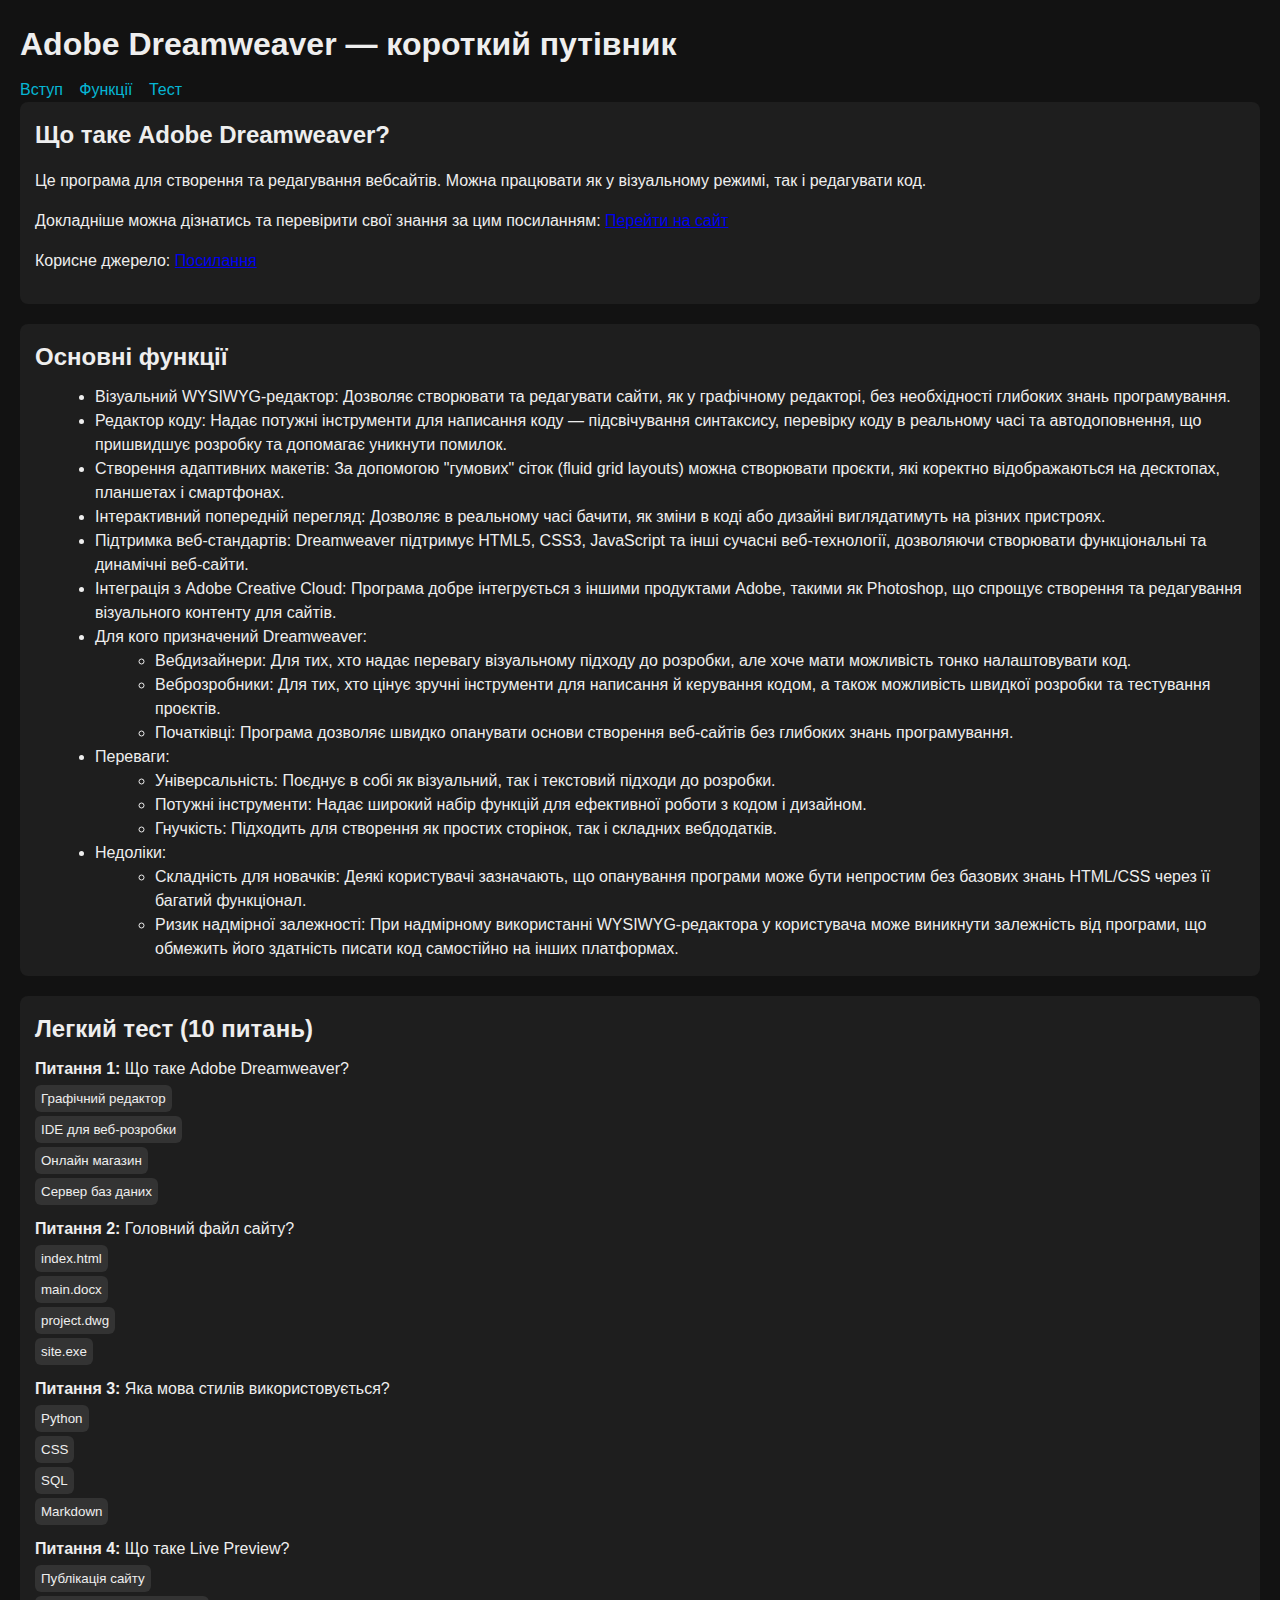
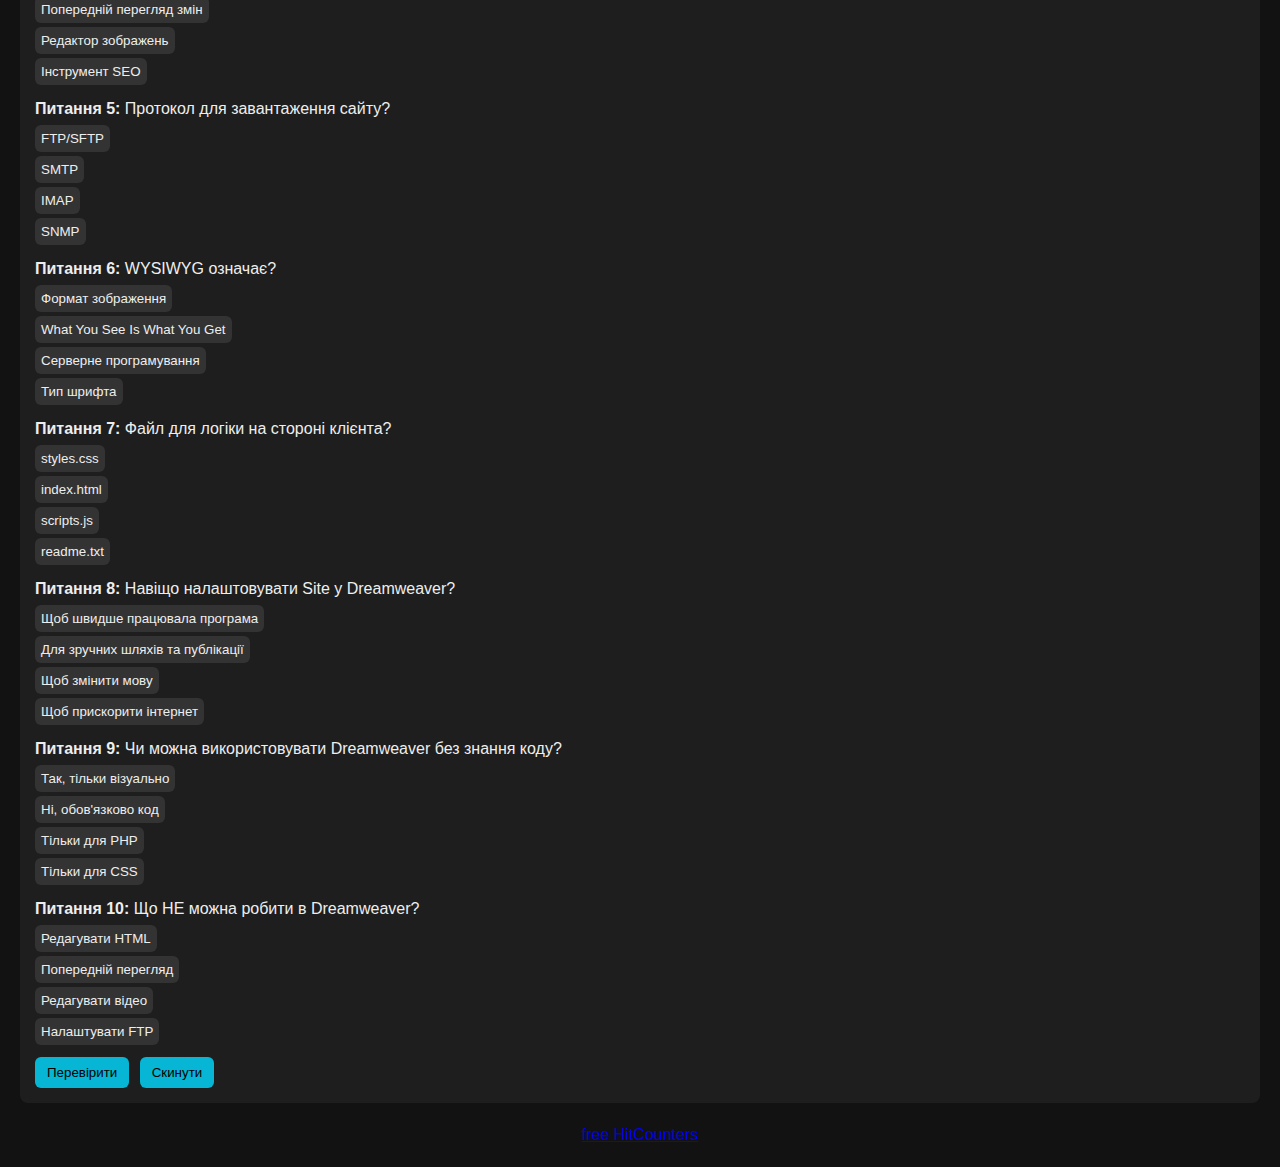
<file: Сайт Михайленко/index.html>
<!doctype html>
<html lang="uk">
<head>
  <meta charset="utf-8">
  <meta name="viewport" content="width=device-width,initial-scale=1">
  <title>Adobe Dreamweaver — короткий путівник</title>
  <link rel="stylesheet" href="style.css">
</head>
<body>
  <h1>Adobe Dreamweaver — короткий путівник</h1>
  <nav>
    <a href="#intro">Вступ</a>
    <a href="#features">Функції</a>
    <a href="#quiz">Тест</a>
  </nav>

  <section id="intro">
    <h2>Що таке Adobe Dreamweaver?</h2>
    <p>Це програма для створення та редагування вебсайтів. Можна працювати як у візуальному режимі, так і редагувати код.</p>
    <p>Докладніше можна дізнатись та перевірити свої знання за цим посиланням:
      <a href="https://hellrey8-star.github.io/site-dreamweaver/" target="_blank"> Перейти на сайт </a>
      <p>Корисне джерело:
        <a href="index2.html" target="_blank">Посилання</a></p>
  </section>

  <section id="features">
    <h2>Основні функції</h2>
    <ul>
        <li>Візуальний WYSIWYG-редактор: Дозволяє створювати та редагувати сайти, як у графічному редакторі, без необхідності глибоких знань програмування.</li>
  <li>Редактор коду: Надає потужні інструменти для написання коду — підсвічування синтаксису, перевірку коду в реальному часі та автодоповнення, що пришвидшує розробку та допомагає уникнути помилок.</li>
  <li>Створення адаптивних макетів: За допомогою "гумових" сіток (fluid grid layouts) можна створювати проєкти, які коректно відображаються на десктопах, планшетах і смартфонах.</li>
  <li>Інтерактивний попередній перегляд: Дозволяє в реальному часі бачити, як зміни в коді або дизайні виглядатимуть на різних пристроях.</li>
  <li>Підтримка веб-стандартів: Dreamweaver підтримує HTML5, CSS3, JavaScript та інші сучасні веб-технології, дозволяючи створювати функціональні та динамічні веб-сайти.</li>
  <li>Інтеграція з Adobe Creative Cloud: Програма добре інтегрується з іншими продуктами Adobe, такими як Photoshop, що спрощує створення та редагування візуального контенту для сайтів.</li>
  <li>Для кого призначений Dreamweaver:
    <ul>
      <li>Вебдизайнери: Для тих, хто надає перевагу візуальному підходу до розробки, але хоче мати можливість тонко налаштовувати код.</li>
      <li>Веброзробники: Для тих, хто цінує зручні інструменти для написання й керування кодом, а також можливість швидкої розробки та тестування проєктів.</li>
      <li>Початківці: Програма дозволяє швидко опанувати основи створення веб-сайтів без глибоких знань програмування.</li>
    </ul>
  </li>
  <li>Переваги:
    <ul>
      <li>Універсальність: Поєднує в собі як візуальний, так і текстовий підходи до розробки.</li>
      <li>Потужні інструменти: Надає широкий набір функцій для ефективної роботи з кодом і дизайном.</li>
      <li>Гнучкість: Підходить для створення як простих сторінок, так і складних вебдодатків.</li>
    </ul>
  </li>
  <li>Недоліки:
    <ul>
      <li>Складність для новачків: Деякі користувачі зазначають, що опанування програми може бути непростим без базових знань HTML/CSS через її багатий функціонал.</li>
      <li>Ризик надмірної залежності: При надмірному використанні WYSIWYG-редактора у користувача може виникнути залежність від програми, що обмежить його здатність писати код самостійно на інших платформах.</li>
    </ul>
  </li>

    </ul>
  </section>

  <section id="quiz">
    <h2>Легкий тест (10 питань)</h2>
    <div id="quiz-container"></div>
    <div class="quiz-controls">
      <button class="btn" id="check-btn">Перевірити</button>
      <button class="btn" id="reset-btn">Скинути</button>
      <span id="score"></span>
    </div>
    <div id="review"></div>
  </section>
<footer>
  <div style="text-align: center;">
     <a href='https://www.free-counters.org/'>free HitCounters</a> <script type='text/javascript' src='https://www.freevisitorcounters.com/auth.php?id=eea0b5f767f34478bd616610d0713b75f2a48628'></script>
<script type="text/javascript" src="https://freevisitorcounters.com/en/home/counter/1395879/t/0"></script>
  </div>

</footer>
  <script src="script.js"></script>
</body>
</html>
</file>
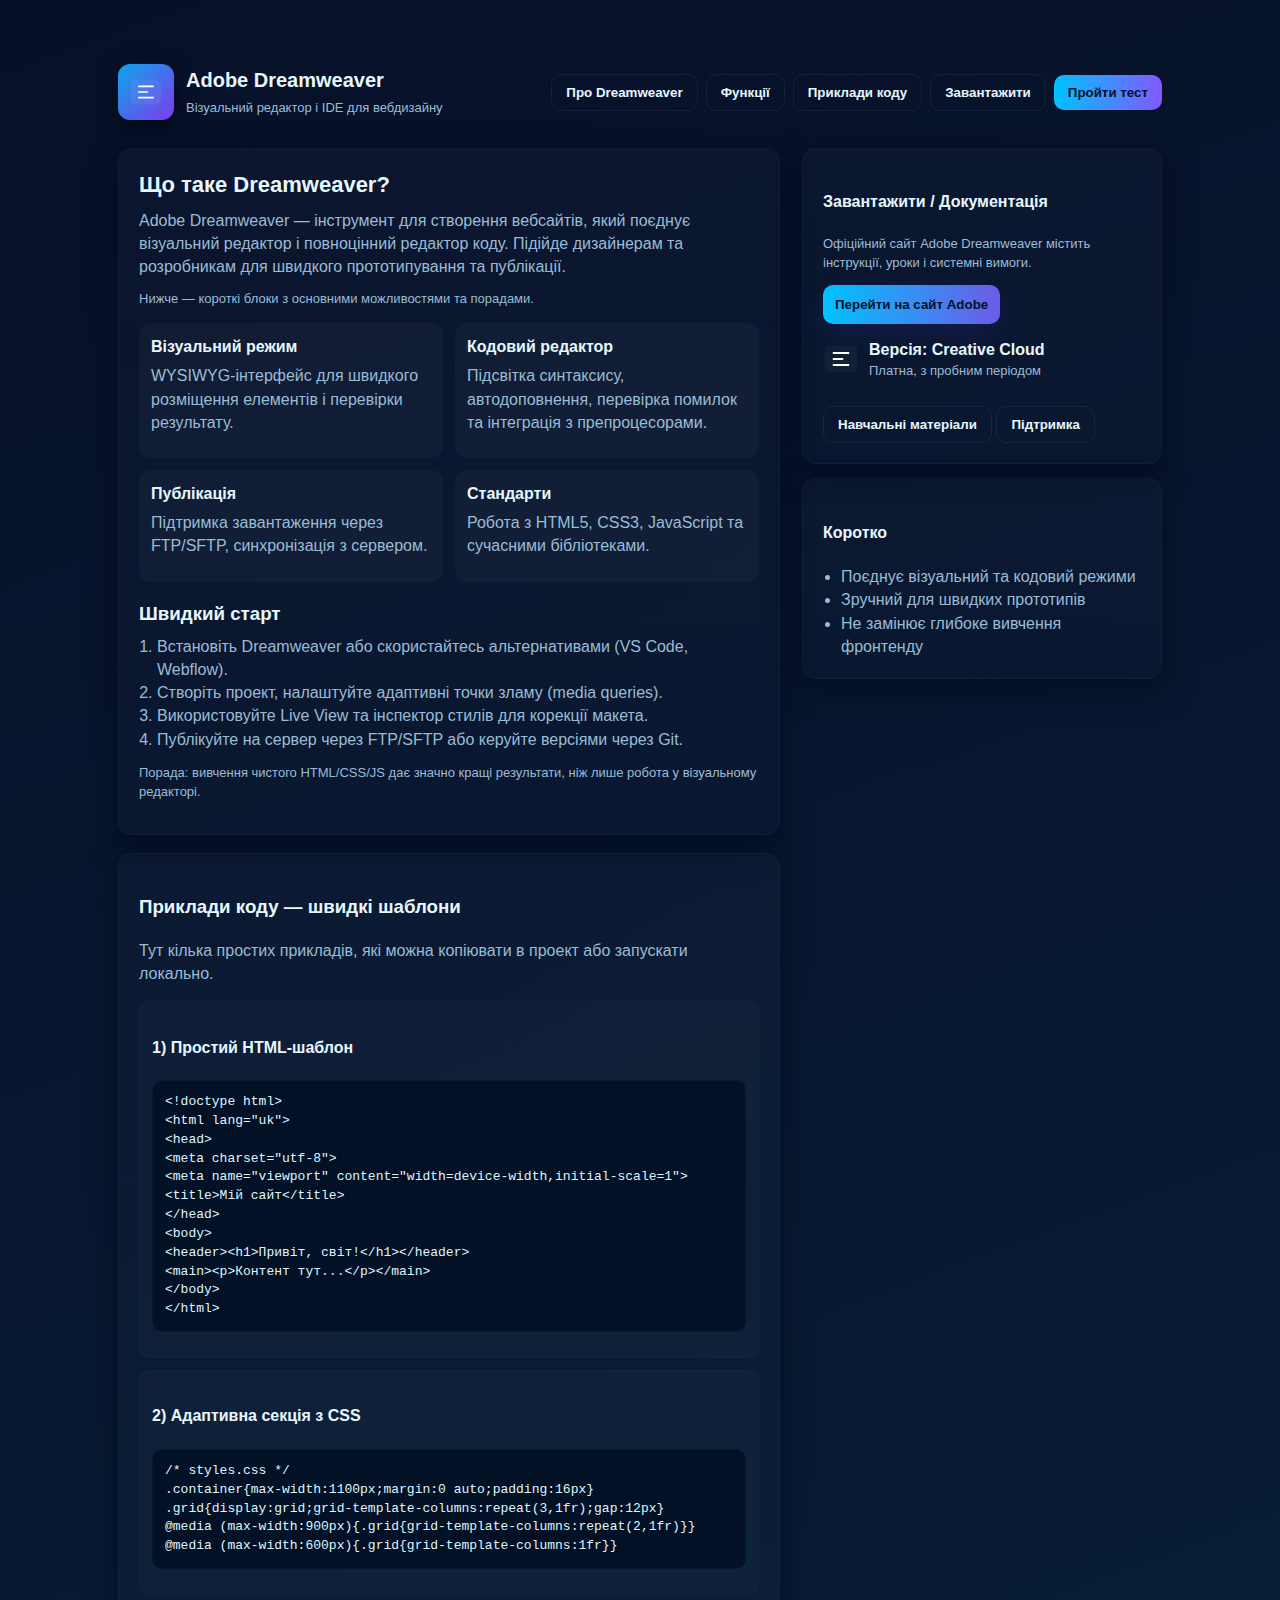
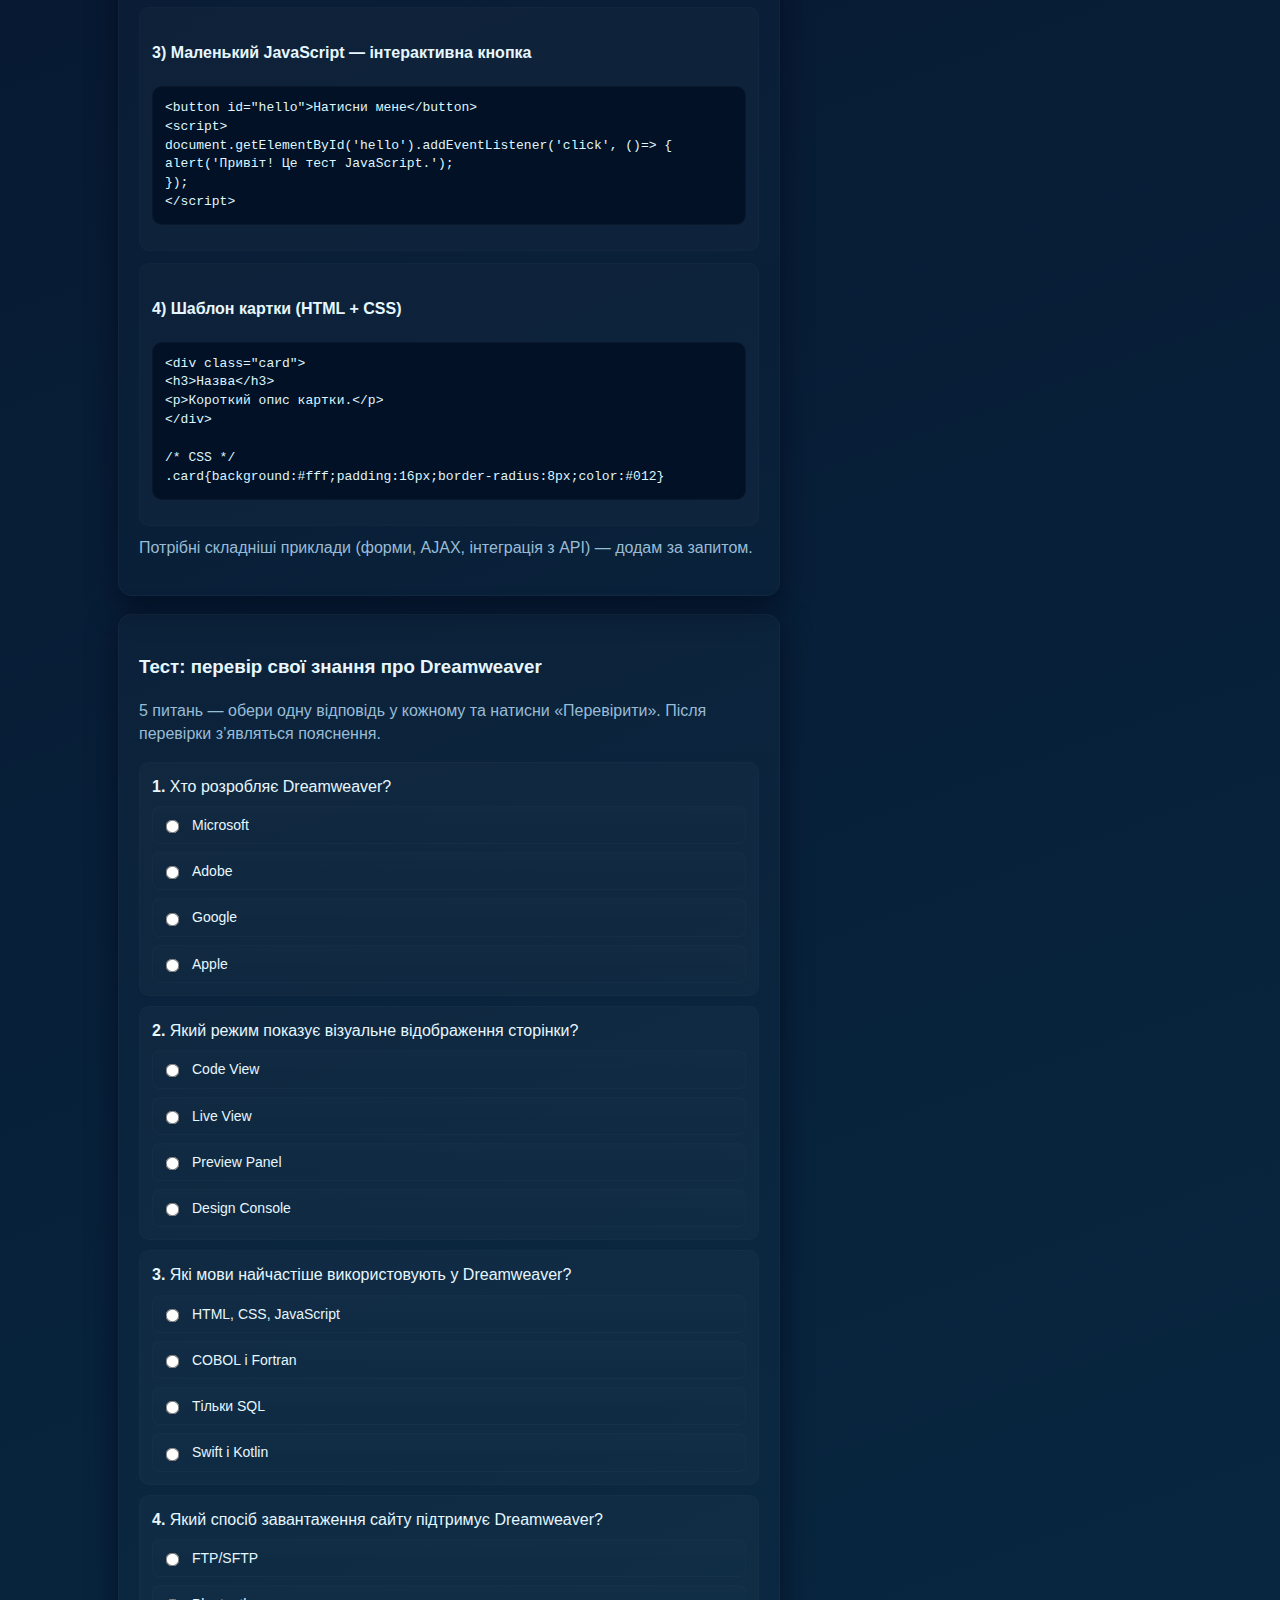
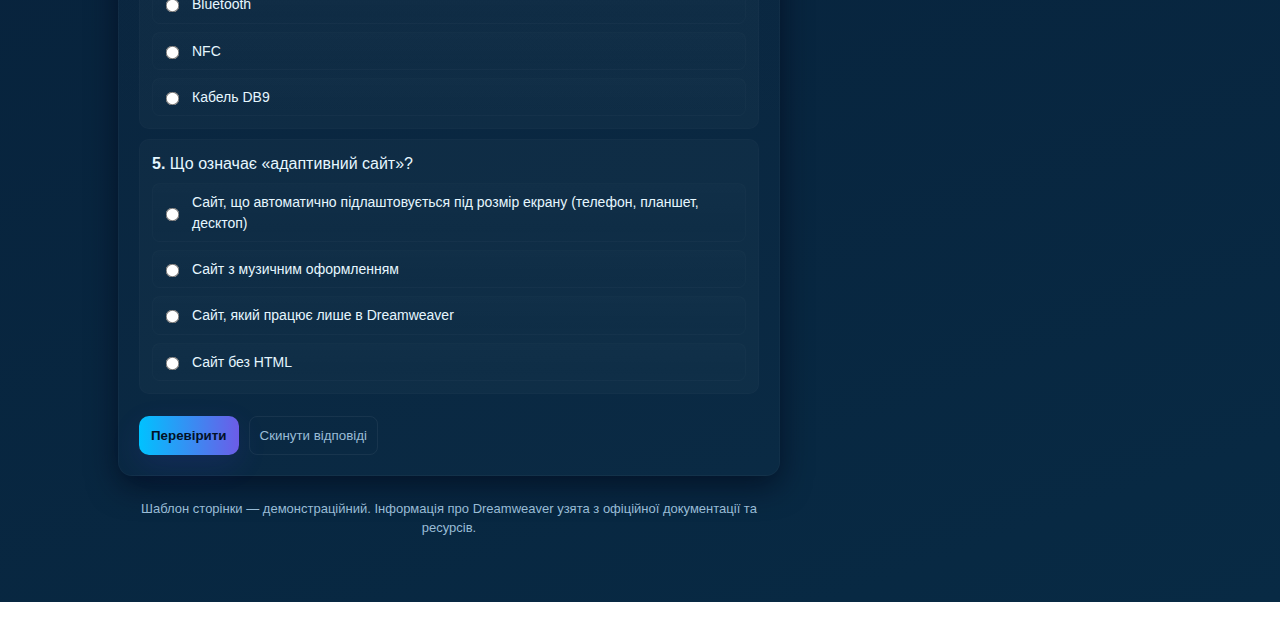
<file: Сайт Михайленко/index2.html>
<!doctype html>
<html lang="uk">
<head>
<meta charset="utf-8" />
<meta name="viewport" content="width=device-width,initial-scale=1" />
<title>Adobe Dreamweaver — шаблон та тест (укр)</title>
<style>
:root{
--bg1: #071028;
--bg2: #082a44;
--accent: #00c2ff;
--card: rgba(255,255,255,0.03);
--glass: rgba(255,255,255,0.025);
--text: #e6f7ff;
--muted: #99bcd6;
--radius: 14px;
font-family: Inter, "Segoe UI", Roboto, Arial, sans-serif;
}
*{box-sizing:border-box}
body{
margin:0;
color:var(--text);
background: linear-gradient(160deg,var(--bg1),var(--bg2));
-webkit-font-smoothing:antialiased;
line-height:1.45;
}
.container{
max-width:1100px;
margin:36px auto;
padding:28px;
}
header{display:flex;align-items:center;justify-content:space-between;gap:18px;margin-bottom:28px}
.brand{display:flex;gap:12px;align-items:center}
.logo{width:56px;height:56px;border-radius:12px;background: linear-gradient(135deg,#0ea5e9,#7c3aed);display:grid;place-items:center;box-shadow:0 6px 20px rgba(0,0,0,0.5)}
h1{font-size:20px;margin:0}
.subtitle{color:var(--muted);font-size:13px;margin-top:4px}
nav{display:flex; gap:8px; align-items:center; flex-wrap:wrap;}
.nav-btn{
background:transparent;color:var(--text);border:1px solid rgba(255,255,255,0.06);
padding:10px 14px;border-radius:10px;cursor:pointer;font-weight:600;transition:all .18s ease;
}
.nav-btn:hover{transform:translateY(-3px)}
.primary{background:linear-gradient(90deg,var(--accent),#8358ff); color:#031126; border:none}
main{display:grid;grid-template-columns:1fr 360px;gap:22px;align-items:start}
.card{background:linear-gradient(180deg, rgba(255,255,255,0.02), rgba(255,255,255,0.01));padding:20px;border-radius:var(--radius);box-shadow: 0 10px 30px rgba(2,6,23,0.6);border:1px solid rgba(255,255,255,0.03)}
.hero .info h2{margin:0 0 8px 0;font-size:22px}
.hero p{color:var(--muted);margin:0 0 12px 0}
.features{display:grid;grid-template-columns: repeat(2, minmax(0,1fr));gap:12px;margin-top:14px}
.feat{background:var(--card);padding:12px;border-radius:12px;min-height:88px}
.feat h4{margin:0 0 6px 0}
aside .download{display:flex;flex-direction:column;gap:12px}
.big-btn{padding:12px;border-radius:10px;font-weight:700;border:none;cursor:pointer;background:linear-gradient(90deg,#00c2ff,#6c5ce7);color:#031126;box-shadow:0 10px 30px rgba(92,64,255,0.12)}
.quiz-list{display:flex;flex-direction:column;gap:10px;margin-top:6px}
.q{background:var(--glass);padding:12px;border-radius:10px;border:1px solid rgba(255,255,255,0.02)}
.answers{display:flex;flex-direction:column;gap:8px;margin-top:8px}
label.option{display:flex;gap:10px;align-items:center;background:linear-gradient(180deg, rgba(255,255,255,0.01), transparent);padding:8px;border-radius:8px;cursor:pointer;border:1px solid rgba(255,255,255,0.02);font-size:14px}
input[type="radio"]{accent-color: var(--accent); transform:scale(1.05)}
.quiz-actions{display:flex;gap:10px;margin-top:12px}
.btn-ghost{background:transparent;border:1px solid rgba(255,255,255,0.06);padding:8px 10px;border-radius:8px;color:var(--muted);cursor:pointer}
.result{margin-top:12px;padding:12px;border-radius:10px;background:linear-gradient(180deg, rgba(0,0,0,0.25), rgba(0,0,0,0.35));border:1px solid rgba(255,255,255,0.03)}
footer{margin-top:24px;color:var(--muted);font-size:13px;text-align:center}
pre.code{background:#021125;padding:12px;border-radius:10px;overflow:auto;border:1px solid rgba(255,255,255,0.03);color:#dff6ff}
code.small{font-family:ui-monospace, SFMono-Regular, Menlo, Monaco, "Roboto Mono", "Courier New", monospace;font-size:13px}
.examples .example{margin-top:12px;padding:12px;background:rgba(255,255,255,0.02);border-radius:10px;border:1px solid rgba(255,255,255,0.02)}
@media (max-width:980px){main{grid-template-columns:1fr} aside{order:2}}
</style>
</head>
<body>
<div class="container">
<header>
<div class="brand">
<div class="logo" aria-hidden="true">
<svg width="34" height="34" viewBox="0 0 24 24" fill="none" xmlns="http://www.w3.org/2000/svg">
<rect x="1" y="3" width="22" height="18" rx="4" fill="white" opacity="0.06"/>
<path d="M7 8h10M7 12h6M7 16h10" stroke="white" stroke-width="1.2" stroke-linecap="round" stroke-linejoin="round"/>
</svg>
</div>
<div>
<h1>Adobe Dreamweaver</h1>
<div class="subtitle">Візуальний редактор і IDE для вебдизайну</div>
</div>
</div>

<nav aria-label="Головне меню">
<button class="nav-btn" data-scroll="#about">Про Dreamweaver</button>
<button class="nav-btn" data-scroll="#features">Функції</button>
<button class="nav-btn" data-scroll="#examples">Приклади коду</button>
<button class="nav-btn" data-scroll="#download">Завантажити</button>
<button class="nav-btn primary" data-scroll="#quiz">Пройти тест</button>
</nav>
</header>

<main>
<section>
<article id="about" class="card">
<div class="hero">
<div class="info">
<h2>Що таке Dreamweaver?</h2>
<p>Adobe Dreamweaver — інструмент для створення вебсайтів, який поєднує візуальний редактор і повноцінний редактор коду. Підійде дизайнерам та розробникам для швидкого прототипування та публікації.</p>
<p style="color:var(--muted);font-size:13px;margin-top:8px">Нижче — короткі блоки з основними можливостями та порадами.</p>

<div class="features" id="features">
<div class="feat">
<h4>Візуальний режим</h4>
<p>WYSIWYG-інтерфейс для швидкого розміщення елементів і перевірки результату.</p>
</div>
<div class="feat">
<h4>Кодовий редактор</h4>
<p>Підсвітка синтаксису, автодоповнення, перевірка помилок та інтеграція з препроцесорами.</p>
</div>
<div class="feat">
<h4>Публікація</h4>
<p>Підтримка завантаження через FTP/SFTP, синхронізація з сервером.</p>
</div>
<div class="feat">
<h4>Стандарти</h4>
<p>Робота з HTML5, CSS3, JavaScript та сучасними бібліотеками.</p>
</div>
</div>
</div>
</div>

<section id="tutorials" style="margin-top:18px">
<h3 style="margin:12px 0 8px 0">Швидкий старт</h3>
<ol style="color:var(--muted); padding-left:18px; margin:0 0 12px 0">
<li>Встановіть Dreamweaver або скористайтесь альтернативами (VS Code, Webflow).</li>
<li>Створіть проект, налаштуйте адаптивні точки зламу (media queries).</li>
<li>Використовуйте Live View та інспектор стилів для корекції макета.</li>
<li>Публікуйте на сервер через FTP/SFTP або керуйте версіями через Git.</li>
</ol>
<p style="color:var(--muted);font-size:13px">Порада: вивчення чистого HTML/CSS/JS дає значно кращі результати, ніж лише робота у візуальному редакторі.</p>
</section>
</article>

<article id="examples" class="card" style="margin-top:18px">
<h3>Приклади коду — швидкі шаблони</h3>
<p style="color:var(--muted);margin-top:6px">Тут кілька простих прикладів, які можна копіювати в проект або запускати локально.</p>

<div class="examples">
<div class="example">
<h4>1) Простий HTML-шаблон</h4>
<pre class="code"><code class="small">&lt;!doctype html&gt;
&lt;html lang="uk"&gt;
&lt;head&gt;
&lt;meta charset="utf-8"&gt;
&lt;meta name="viewport" content="width=device-width,initial-scale=1"&gt;
&lt;title&gt;Мій сайт&lt;/title&gt;
&lt;/head&gt;
&lt;body&gt;
&lt;header&gt;&lt;h1&gt;Привіт, світ!&lt;/h1&gt;&lt;/header&gt;
&lt;main&gt;&lt;p&gt;Контент тут...&lt;/p&gt;&lt;/main&gt;
&lt;/body&gt;
&lt;/html&gt;</code></pre>
</div>

<div class="example">
<h4>2) Адаптивна секція з CSS</h4>
<pre class="code"><code class="small">/* styles.css */
.container{max-width:1100px;margin:0 auto;padding:16px}
.grid{display:grid;grid-template-columns:repeat(3,1fr);gap:12px}
@media (max-width:900px){.grid{grid-template-columns:repeat(2,1fr)}}
@media (max-width:600px){.grid{grid-template-columns:1fr}}</code></pre>
</div>

<div class="example">
<h4>3) Маленький JavaScript — інтерактивна кнопка</h4>
<pre class="code"><code class="small">&lt;button id="hello"&gt;Натисни мене&lt;/button&gt;
&lt;script&gt;
document.getElementById('hello').addEventListener('click', ()=> {
alert('Привіт! Це тест JavaScript.');
});
&lt;/script&gt;</code></pre>
</div>

<div class="example">
<h4>4) Шаблон картки (HTML + CSS)</h4>
<pre class="code"><code class="small">&lt;div class="card"&gt;
&lt;h3&gt;Назва&lt;/h3&gt;
&lt;p&gt;Короткий опис картки.&lt;/p&gt;
&lt;/div&gt;

/* CSS */
.card{background:#fff;padding:16px;border-radius:8px;color:#012}</code></pre>
</div>
<p style="color:var(--muted);margin-top:10px">Потрібні складніші приклади (форми, AJAX, інтеграція з API) — додам за запитом.</p>
</div>
</article>

<article id="quiz" class="card" style="margin-top:18px">
<h3>Тест: перевір свої знання про Dreamweaver</h3>
<p style="color:var(--muted);margin-top:6px">5 питань — обери одну відповідь у кожному та натисни «Перевірити». Після перевірки з’являться пояснення.</p>

<form id="quizForm" class="quiz-list" autocomplete="off">
<!-- Q1 -->
<div class="q">
<div><strong>1.</strong> Хто розробляє Dreamweaver?</div>
<div class="answers" role="radiogroup" aria-labelledby="">
<label class="option"><input type="radio" name="q1" value="a"> Microsoft</label>
<label class="option"><input type="radio" name="q1" value="b"> Adobe</label>
<label class="option"><input type="radio" name="q1" value="c"> Google</label>
<label class="option"><input type="radio" name="q1" value="d"> Apple</label>
</div>
</div>

<!-- Q2 -->
<div class="q">
<div><strong>2.</strong> Який режим показує візуальне відображення сторінки?</div>
<div class="answers">
<label class="option"><input type="radio" name="q2" value="a"> Code View</label>
<label class="option"><input type="radio" name="q2" value="b"> Live View</label>
<label class="option"><input type="radio" name="q2" value="c"> Preview Panel</label>
<label class="option"><input type="radio" name="q2" value="d"> Design Console</label>
</div>
</div>

<!-- Q3 -->
<div class="q">
<div><strong>3.</strong> Які мови найчастіше використовують у Dreamweaver?</div>
<div class="answers">
<label class="option"><input type="radio" name="q3" value="a"> HTML, CSS, JavaScript</label>
<label class="option"><input type="radio" name="q3" value="b"> COBOL і Fortran</label>
<label class="option"><input type="radio" name="q3" value="c"> Тільки SQL</label>
<label class="option"><input type="radio" name="q3" value="d"> Swift і Kotlin</label>
</div>
</div>

<!-- Q4 -->
<div class="q">
<div><strong>4.</strong> Який спосіб завантаження сайту підтримує Dreamweaver?</div>
<div class="answers">
<label class="option"><input type="radio" name="q4" value="a"> FTP/SFTP</label>
<label class="option"><input type="radio" name="q4" value="b"> Bluetooth</label>
<label class="option"><input type="radio" name="q4" value="c"> NFC</label>
<label class="option"><input type="radio" name="q4" value="d"> Кабель DB9</label>
</div>
</div>

<!-- Q5 -->
<div class="q">
<div><strong>5.</strong> Що означає «адаптивний сайт»?</div>
<div class="answers">
<label class="option"><input type="radio" name="q5" value="a"> Сайт, що автоматично підлаштовується під розмір екрану (телефон, планшет, десктоп)</label>
<label class="option"><input type="radio" name="q5" value="b"> Сайт з музичним оформленням</label>
<label class="option"><input type="radio" name="q5" value="c"> Сайт, який працює лише в Dreamweaver</label>
<label class="option"><input type="radio" name="q5" value="d"> Сайт без HTML</label>
</div>
</div>

<div class="quiz-actions">
<button type="button" id="checkBtn" class="big-btn">Перевірити</button>
<button type="button" id="resetBtn" class="btn-ghost">Скинути відповіді</button>
</div>

<div id="result" class="result" style="display:none" aria-live="polite"></div>
</form>
</article>

<footer>
<div>Шаблон сторінки — демонстраційний. Інформація про Dreamweaver узята з офіційної документації та ресурсів.</div>
</footer>
</section>

<aside>
<div class="card" id="download">
<h4>Завантажити / Документація</h4>
<p style="color:var(--muted);font-size:13px">Офіційний сайт Adobe Dreamweaver містить інструкції, уроки і системні вимоги.</p>
<button class="big-btn" id="downloadBtn" title="Перейти на офіційний сайт">Перейти на сайт Adobe</button>

<div style="margin-top:14px" class="download">
<div style="display:flex;gap:10px;align-items:center">
<svg width="36" height="36" viewBox="0 0 24 24" fill="none" style="flex-shrink:0">
<rect x="1" y="3" width="22" height="18" rx="4" fill="white" opacity="0.04"/>
<path d="M7 8h10M7 12h6M7 16h10" stroke="white" stroke-width="1.2" stroke-linecap="round"/>
</svg>
<div>
<div style="font-weight:700">Версія: Creative Cloud</div>
<div style="color:var(--muted);font-size:13px">Платна, з пробним періодом</div>
</div>
</div>

<div style="margin-top:14px">
<button class="nav-btn" id="learnBtn">Навчальні матеріали</button>
<button class="nav-btn" id="supportBtn">Підтримка</button>
</div>
</div>
</div>

<div class="card" style="margin-top:14px">
<h4>Коротко</h4>
<ul style="color:var(--muted);padding-left:18px;margin:8px 0 0 0">
<li>Поєднує візуальний та кодовий режими</li>
<li>Зручний для швидких прототипів</li>
<li>Не замінює глибоке вивчення фронтенду</li>
</ul>
</div>
</aside>
</main>
</div>

<script>
// Smooth scroll for menu buttons
document.querySelectorAll('[data-scroll]').forEach(btn=>{
btn.addEventListener('click', ()=> {
const sel = btn.getAttribute('data-scroll');
const el = document.querySelector(sel);
if(!el) return;
el.scrollIntoView({behavior:'smooth', block:'start'});
el.setAttribute('tabindex','-1');
el.focus({preventScroll:true});
});
});

// External links
document.getElementById('downloadBtn').addEventListener('click', ()=>{
window.open('https://www.adobe.com/products/dreamweaver.html','_blank','noopener');
});
document.getElementById('learnBtn').addEventListener('click', ()=>{
window.open('https://www.adobe.com/learn/dreamweaver','_blank','noopener');
});
document.getElementById('supportBtn').addEventListener('click', ()=>{
window.open('https://helpx.adobe.com/support/dreamweaver.html','_blank','noopener');
});

// Quiz logic (українські пояснення)
const answers = {
q1: 'b',
q2: 'b',
q3: 'a',
q4: 'a',
q5: 'a'
};

const explanations = {
q1: 'Dreamweaver зараз розробляє Adobe (раніше продукт належав Macromedia).',
q2: 'Live View показує візуальне відображення сторінки (режим WYSIWYG).',
q3: 'HTML, CSS і JavaScript — основні мови фронтенду, які підтримуються в Dreamweaver.',
q4: 'Dreamweaver підтримує публікацію через FTP та безпечний SFTP для завантаження файлів на сервер.',
q5: 'Адаптивний сайт автоматично підлаштовується під розмір екрану пристрою (телефон, планшет, десктоп).'
};

const form = document.getElementById('quizForm');
const resultBox = document.getElementById('result');
const checkBtn = document.getElementById('checkBtn');
const resetBtn = document.getElementById('resetBtn');

checkBtn.addEventListener('click', ()=>{
let total = 0;
let answered = 0;
for (let k in answers){
const radios = form.querySelectorAll(`[name="${k}"]`);
let picked = null;
radios.forEach(r=>{ if(r.checked) picked = r.value; });
if(picked !== null) answered++;
if(picked === answers[k]) total++;
}

if(answered < Object.keys(answers).length){
resultBox.style.display='block';
resultBox.innerHTML = `<strong style="color:var(--accent)">Заповніть усі питання</strong>
<div style="margin-top:8px;color:var(--muted)">Оберіть відповідь у кожному питанні перед перевіркою.</div>`;
return;
}

let perc = Math.round(total / Object.keys(answers).length * 100);
let title = '';
if(perc === 100) title = 'Відмінно — 100%!';
else if(perc >= 80) title = 'Добре — ' + perc + '%';
else if(perc >= 50) title = 'Непогано — ' + perc + '%';
else title = 'Потрібно повторити — ' + perc + '%';

// пояснення
let explHtml = '<ul style="color:var(--muted);padding-left:18px;margin:8px 0 0 0">';
for (let k in explanations){
explHtml += `<li style="margin-bottom:6px"><strong>${k.toUpperCase()}</strong>: ${explanations[k]}</li>`;
}
explHtml += '</ul>';

resultBox.style.display='block';
resultBox.innerHTML = `<div style="font-weight:800;font-size:16px">${title}</div>
<div style="margin-top:8px;color:var(--muted)">Правильних відповідей: ${total} з ${Object.keys(answers).length}.</div>
<div style="margin-top:12px">${explHtml}</div>
<div style="margin-top:12px;color:var(--muted);font-size:13px">Порада: практикуйтесь з чистим HTML/CSS/JS для кращого розуміння.</div>`;
});

resetBtn.addEventListener('click', ()=>{
form.reset();
resultBox.style.display='none';
resultBox.innerHTML='';
});

// Accessibility: Enter on nav buttons
document.querySelectorAll('nav .nav-btn').forEach(b=>{
b.addEventListener('keyup', (e)=>{ if(e.key === 'Enter') b.click(); });
});
</script>
</body>
</html>
</file>
<file: Сайт Михайленко/style.css>
body {
  margin: 0;
  font-family: Arial, sans-serif;
  background: #121212;
  color: #eee;
  line-height: 1.5;
  padding: 20px;
}

h1, h2 {
  margin: 0 0 10px 0;
}

section {
  margin-bottom: 20px;
  padding: 15px;
  background: #1e1e1e;
  border-radius: 8px;
}

ul {
  margin: 0 0 0 20px;
}

nav a {
  color: #06b6d4;
  text-decoration: none;
  margin-right: 12px;
}

.quiz-item {
  margin-bottom: 12px;
}

.answers button {
  display: block;
  margin: 4px 0;
  padding: 6px;
  border: none;
  border-radius: 6px;
  background: #333;
  color: #eee;
  cursor: pointer;
}

.answers button.selected {
  background: #06b6d4;
  color: #000;
}

.answers button.correct {
  background: #22c55e;
  color: #000;
}

.answers button.wrong {
  background: #ef4444;
  color: #000;
}

.btn {
  padding: 8px 12px;
  border: none;
  border-radius: 6px;
  background: #06b6d4;
  color: #000;
  cursor: pointer;
  margin-right: 6px;
}
</file>
